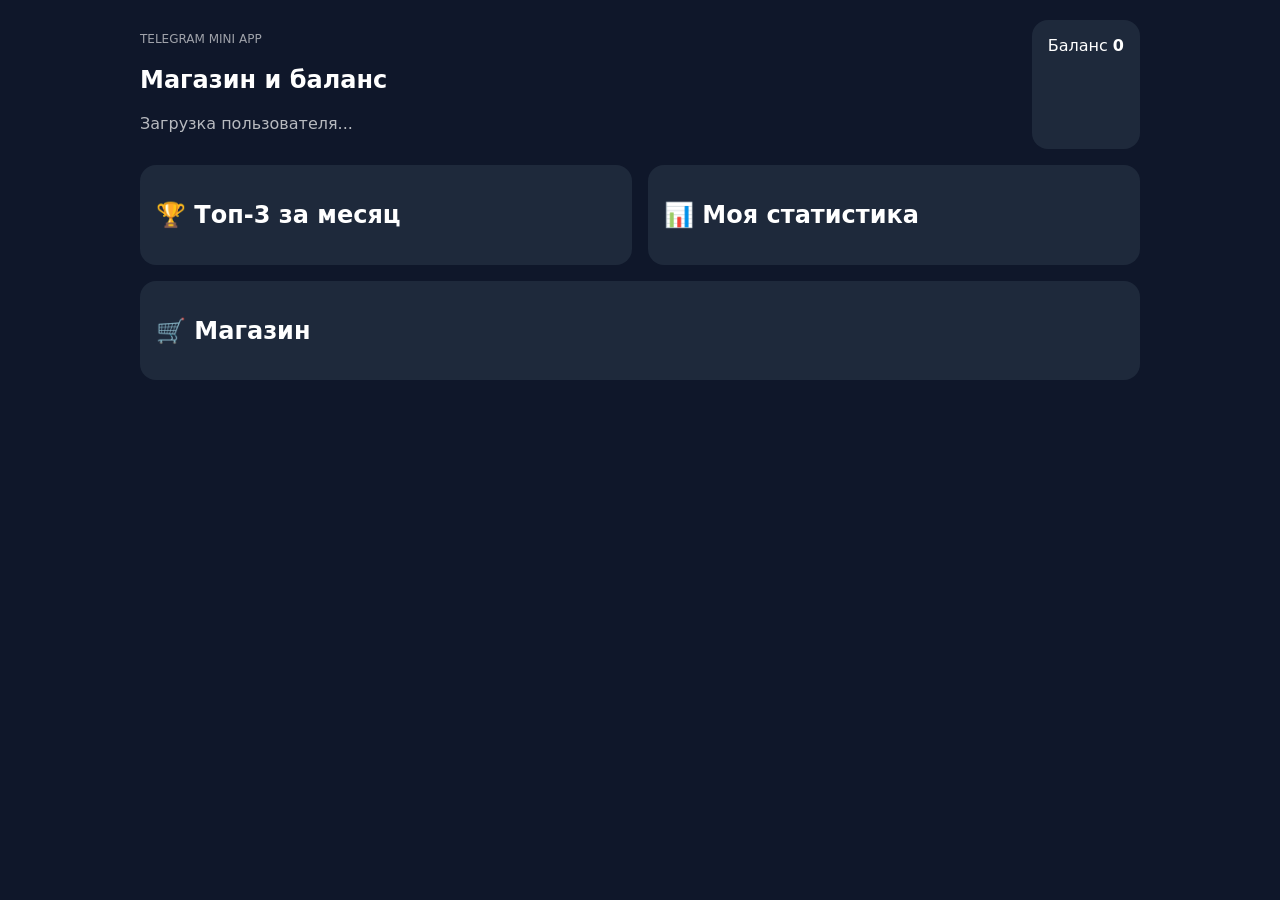
<file: webapp/index.html>
<!doctype html>
<html lang="ru">
<head>
  <meta charset="UTF-8" />
  <meta name="viewport" content="width=device-width, initial-scale=1.0" />
  <title>Balance Shop</title>
  <link rel="stylesheet" href="style.css" />
  <script src="https://telegram.org/js/telegram-web-app.js"></script>
</head>
<body>
  <main class="app">
    <section class="hero">
      <div>
        <p class="label">Telegram Mini App</p>
        <h1>Магазин и баланс</h1>
        <p id="userName" class="muted">Загрузка пользователя...</p>
      </div>
      <div class="balance-card">
        <span>Баланс</span>
        <strong id="balance">0</strong>
      </div>
    </section>

    <section class="grid">
      <article class="card">
        <h2>🏆 Топ-3 за месяц</h2>
        <div id="topMonth" class="list"></div>
      </article>

      <article class="card">
        <h2>📊 Моя статистика</h2>
        <div id="myStats" class="list"></div>
      </article>
    </section>

    <section class="card">
      <h2>🛒 Магазин</h2>
      <div id="products" class="products"></div>
    </section>

    <section class="card admin-only hidden" id="adminBlock">
      <h2>👑 Админ-статистика</h2>
      <div id="adminStats" class="list"></div>
    </section>
  </main>

  <script src="app.js"></script>
</body>
</html>
</file>
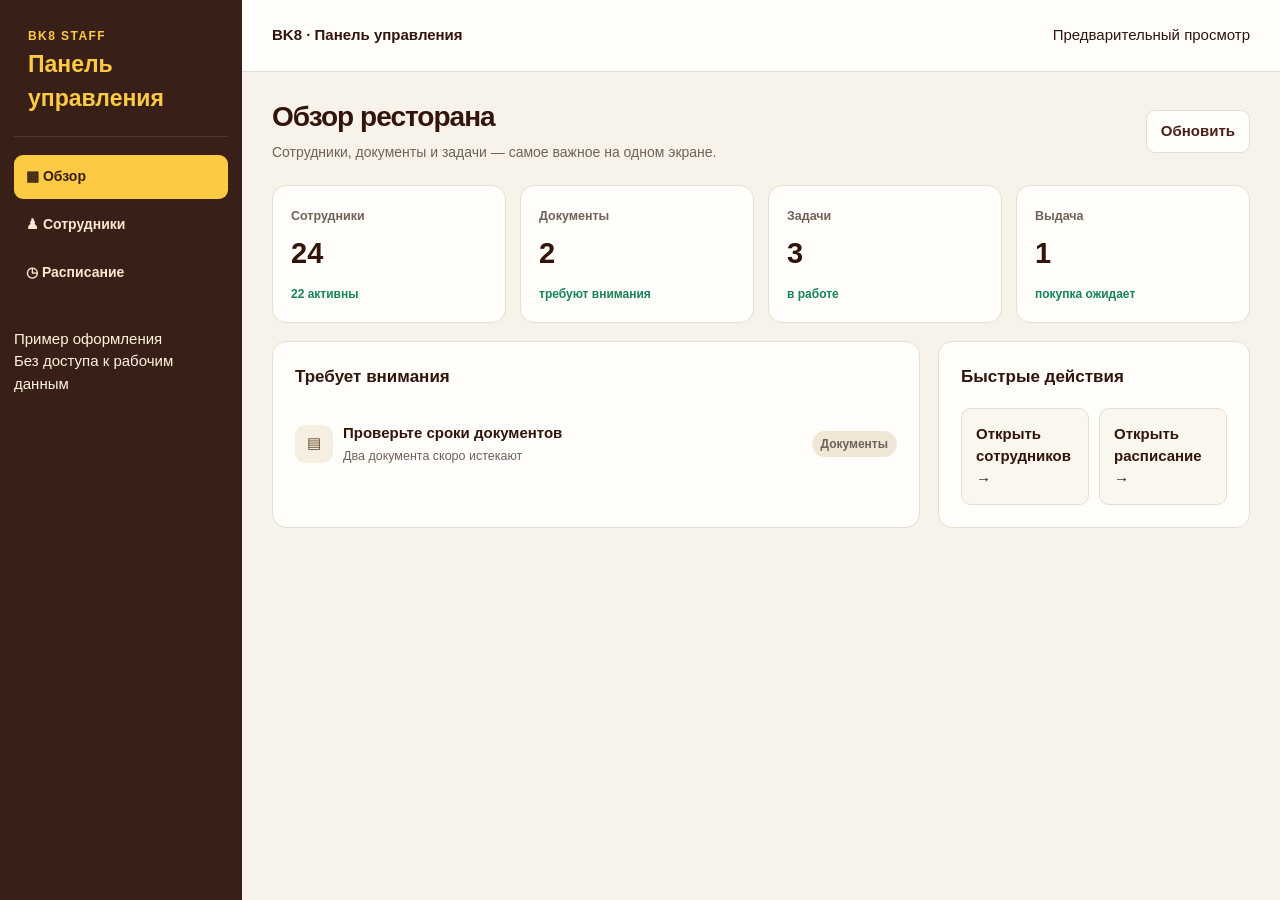
<file: docs/control/interface-preview.html>
<!doctype html><html lang="ru"><meta charset="utf-8"><meta name="viewport" content="width=device-width,initial-scale=1">
<title>BK8 — предварительный просмотр оформления</title>
<link rel="stylesheet" href="styles.css"><link rel="stylesheet" href="tasks.css"><link rel="stylesheet" href="interface.css">
<div class="app"><aside><div class="logo"><span>BK8 STAFF</span><strong>Панель управления</strong></div><nav>
<button class="nav-item active" data-view="overview">▦ Обзор</button><button class="nav-item" data-view="employees">♟ Сотрудники</button><button class="nav-item" data-view="schedule">◷ Расписание</button></nav><p>Пример оформления<br>Без доступа к рабочим данным</p></aside>
<main><header><strong>BK8 · Панель управления</strong><span>Предварительный просмотр</span></header><section class="content" id="preview"></section></main></div>
<script>
const root=document.getElementById('preview');
const views={
overview:()=>`<div class="page-head"><div><h1>Обзор ресторана</h1><p>Сотрудники, документы и задачи — самое важное на одном экране.</p></div><button class="secondary">Обновить</button></div><div class="stats">${[['Сотрудники','24','22 активны'],['Документы','2','требуют внимания'],['Задачи','3','в работе'],['Выдача','1','покупка ожидает']].map(x=>`<div class="stat"><small>${x[0]}</small><strong>${x[1]}</strong><span class="trend">${x[2]}</span></div>`).join('')}</div><div class="grid"><article class="panel"><h3>Требует внимания</h3><div class="alert"><span class="alert-icon">▤</span><div><strong>Проверьте сроки документов</strong><small>Два документа скоро истекают</small></div><span class="badge">Документы</span></div></article><article class="panel"><h3>Быстрые действия</h3><div class="quick"><button data-view="employees">Открыть сотрудников →</button><button data-view="schedule">Открыть расписание →</button></div></article></div>`,
employees:()=>`<div class="page-head"><div><h1>Сотрудники</h1><p>Найдите сотрудника и откройте его карточку.</p></div><button class="primary compact">＋ Добавить сотрудника</button></div><article class="panel"><label>Поиск по имени<input placeholder="Введите фамилию"></label><div class="live-table-wrap"><table><thead><tr><th>Сотрудник</th><th>Статус</th><th>Действие</th></tr></thead><tbody><tr><td><strong>Пример сотрудника</strong><small>Член бригады ресторана</small></td><td><span class="status green">Активен</span></td><td><button class="secondary">Открыть карточку</button></td></tr></tbody></table></div></article>`,
schedule:()=>`<div class="page-head"><div><h1>Расписание</h1><p>Выберите неделю, измените смены и сохраните результат.</p></div><button class="primary compact">Сохранить изменения</button></div><article class="panel"><label>Неделя<input type="date" value="2026-10-19"></label><div class="live-table-wrap"><table><thead><tr><th>Сотрудник</th>${['ПН','ВТ','СР','ЧТ','ПТ','СБ','ВС'].map(d=>`<th>${d}</th>`).join('')}</tr></thead><tbody><tr><td>Пример сотрудника</td>${Array.from({length:7},(_,i)=>`<td><input aria-label="Смена" value="${i<5?'09:00–18:00':'Выходной'}" style="min-width:125px"></td>`).join('')}</tr></tbody></table></div></article>`};
function render(view){root.innerHTML=views[view]();document.querySelectorAll('nav button').forEach(b=>b.classList.toggle('active',b.dataset.view===view));}
document.addEventListener('click',e=>{const b=e.target.closest('[data-view]');if(b)render(b.dataset.view);});render('overview');
</script></html>
</file>
<file: webapp/style.css>
body{font-family:system-ui,sans-serif;background:#0f172a;color:#fff;margin:0}.app{max-width:1000px;margin:auto;padding:20px}.hero{display:flex;justify-content:space-between;gap:20px}.card,.balance-card{background:#1e293b;border-radius:16px;padding:16px}.grid{display:grid;grid-template-columns:1fr 1fr;gap:16px;margin:16px 0}.products{display:grid;gap:12px}.muted{opacity:.7}.label{opacity:.6;font-size:12px;text-transform:uppercase}.hidden{display:none}
</file>
<file: docs/control/styles.css>
:root{--ink:#32140b;--brown:#4a2014;--red:#d92c1d;--gold:#ffca43;--cream:#fff8e9;--paper:#fffdf8;--line:#eadbc5;--muted:#88756a;--green:#16835d;--shadow:0 18px 50px #35170e17;font-family:Inter,"Segoe UI",sans-serif;color:var(--ink);background:#f5ecdd}*{box-sizing:border-box}body{margin:0;min-height:100vh}.hidden{display:none!important}button,select,input{font:inherit}.login{min-height:100vh;display:grid;grid-template-columns:1.15fr .85fr;background:linear-gradient(125deg,#3a180f 0 55%,#f7e8ca 55%)}.login-brand{padding:11vh 9vw;color:#fff3cf;position:relative;overflow:hidden}.login-brand:after{content:"BK8";position:absolute;font-size:25vw;font-weight:950;opacity:.035;left:2vw;bottom:-8vw}.login-brand span,.logo span{font-size:12px;font-weight:800;letter-spacing:.12em;color:var(--gold)}.login-brand h1{font-size:clamp(64px,10vw,140px);line-height:.8;margin:24px 0;letter-spacing:-.08em;color:var(--gold)}.login-brand p{font-size:20px}.login-card{align-self:center;justify-self:center;width:min(440px,80%);padding:42px;background:var(--paper);border-radius:28px;box-shadow:var(--shadow)}.eyebrow{color:var(--red);font-size:12px;font-weight:850;letter-spacing:.12em}.login-card h2{font-size:34px;margin:12px 0 6px}.muted{color:var(--muted)}label{font-weight:700;font-size:14px;display:block;margin:26px 0 8px}select,input{width:100%;border:1px solid var(--line);background:#fff;padding:14px 16px;border-radius:13px;color:var(--ink);outline:none;margin-top:8px}.password{display:flex;gap:8px}.password button{border:0;background:#f2e4cf;border-radius:12px;padding:0 14px;color:var(--brown);font-weight:700}.primary{width:100%;border:0;border-radius:13px;background:var(--red);color:#fff;padding:15px;font-weight:800;margin:24px 0 12px;cursor:pointer}.login-card small{display:block;text-align:center;color:var(--muted)}.app{display:grid;grid-template-columns:260px 1fr;min-height:100vh}aside{background:var(--brown);color:#fff5de;padding:28px 18px;display:flex;flex-direction:column;position:sticky;top:0;height:100vh}.logo{padding:0 12px 27px;border-bottom:1px solid #ffffff1c}.logo strong{display:block;font-size:27px;color:var(--gold);letter-spacing:-.04em}nav{display:grid;gap:6px;padding:25px 0;overflow:auto}.nav-item{border:0;background:transparent;color:#f8e9d0;padding:12px 14px;border-radius:12px;text-align:left;font-weight:650;cursor:pointer;display:flex;gap:11px;align-items:center}.nav-item.active,.nav-item:hover{background:#fff1d51b;color:var(--gold)}.account{margin-top:auto;border-top:1px solid #ffffff1c;padding:18px 6px 0;display:grid;grid-template-columns:36px 1fr 30px;align-items:center;gap:10px}.account strong,.account small{display:block;font-size:12px}.account small{opacity:.65;margin-top:3px}.account button{background:transparent;border:0;color:#fff;font-size:20px;cursor:pointer}.avatar{width:36px;height:36px;background:var(--gold);color:var(--ink);display:grid;place-items:center;border-radius:10px;font-weight:900}main{min-width:0;background:#f8f3ea}header{height:76px;background:#ffffffc9;backdrop-filter:blur(15px);border-bottom:1px solid var(--line);display:flex;align-items:center;justify-content:space-between;padding:0 34px;position:sticky;top:0;z-index:3}.crumb{font-weight:850;font-size:18px}.header-actions{display:flex;align-items:center;gap:12px}.restaurant-picker{display:flex;align-items:center;gap:10px;margin:0;color:var(--muted);font-size:12px}.restaurant-picker select{margin:0;width:190px;padding:10px 12px}.bell{width:38px;height:38px;border:1px solid var(--line);border-radius:12px;background:#fff;color:var(--red)}.content{padding:34px;max-width:1500px;margin:auto}.page-head{display:flex;justify-content:space-between;align-items:end;margin-bottom:26px}.page-head h1{font-size:32px;margin:0 0 6px}.page-head p{margin:0;color:var(--muted)}.secondary{border:1px solid var(--line);background:#fff;border-radius:12px;padding:11px 16px;font-weight:750;color:var(--brown);cursor:pointer}.stats{display:grid;grid-template-columns:repeat(4,1fr);gap:16px}.stat,.panel{background:var(--paper);border:1px solid var(--line);border-radius:18px;box-shadow:0 6px 20px #35170e09}.stat{padding:20px}.stat small{color:var(--muted);font-weight:700}.stat strong{font-size:31px;display:block;margin:12px 0 5px}.trend{font-size:12px;color:var(--green);font-weight:750}.grid{display:grid;grid-template-columns:1.35fr .65fr;gap:18px;margin-top:18px}.panel{padding:22px}.panel h3{margin:0 0 18px}.alert{display:flex;align-items:center;gap:12px;padding:12px 0;border-bottom:1px solid #efe4d4}.alert:last-child{border:0}.alert-icon{width:38px;height:38px;border-radius:11px;background:#ffe8df;display:grid;place-items:center}.alert div:nth-child(2){flex:1}.alert strong,.alert small{display:block}.alert small{color:var(--muted);margin-top:3px}.badge{font-size:11px;border-radius:20px;padding:5px 8px;background:#f1e7d7;color:var(--muted)}table{width:100%;border-collapse:collapse}th,td{text-align:left;padding:14px 10px;border-bottom:1px solid #eee2d1;font-size:14px}th{font-size:11px;color:var(--muted);text-transform:uppercase;letter-spacing:.05em}.status{display:inline-block;border-radius:15px;padding:5px 8px;font-size:11px;font-weight:750}.green{background:#dcf4e9;color:#137251}.orange{background:#fff0d2;color:#a45e00}.red{background:#ffe1dc;color:#b62318}.quick{display:grid;grid-template-columns:repeat(3,1fr);gap:12px}.quick button{border:1px solid var(--line);background:#fffaf0;border-radius:14px;padding:18px;text-align:left;font-weight:750;cursor:pointer;color:var(--ink)}.quick button:hover{border-color:var(--gold);transform:translateY(-1px)}.placeholder{min-height:520px;display:grid;place-items:center;text-align:center}.placeholder .symbol{font-size:54px}.mobile-menu{display:none}.toast{position:fixed;right:25px;bottom:25px;background:var(--ink);color:#fff;padding:14px 18px;border-radius:12px;opacity:0;transform:translateY(12px);transition:.2s;pointer-events:none}.toast.show{opacity:1;transform:none}@media(max-width:900px){.login{grid-template-columns:1fr;background:#f7e8ca}.login-brand{display:none}.app{grid-template-columns:78px 1fr}aside{padding:22px 9px}.logo strong{font-size:0}.logo strong:after{content:"BK8";font-size:20px}.logo span,.account div:nth-child(2),.account button{display:none}.nav-item{font-size:0;justify-content:center}.nav-item span{font-size:20px}.stats{grid-template-columns:1fr 1fr}.grid{grid-template-columns:1fr}.content{padding:22px}.restaurant-picker>label{display:none}}@media(max-width:600px){.app{display:block}aside{display:none}.stats{grid-template-columns:1fr}.quick{grid-template-columns:1fr 1fr}.restaurant-picker{font-size:0}.restaurant-picker select{width:145px}.content{padding:16px}header{padding:0 16px}.page-head{align-items:start;gap:15px}.page-head h1{font-size:26px}}
</file>
<file: docs/control/tasks.css>
.compact { width: auto; margin: 0; padding: 12px 18px; }
.login-error { min-height: 20px; color: var(--red); font-size: 13px; font-weight: 700; margin: 12px 0 -10px; }
.remember-device{display:flex;align-items:center;gap:11px;margin:18px 0 0;padding:12px;border-radius:12px;background:#f8edda;cursor:pointer}.remember-device input{width:19px;height:19px;margin:0}.remember-device span{flex:1}.remember-device strong,.remember-device small{display:block;text-align:left!important}.remember-device small{margin-top:3px}
.role-banner { margin-bottom: 20px; border-radius: 15px; padding: 14px 18px; display: flex; align-items: center; gap: 13px; }
.role-banner strong { white-space: nowrap; }
.role-banner span { font-size: 13px; }
.role-banner.super { color: #fff4d0; background: linear-gradient(100deg, #4a2014, #7b301e); border: 1px solid #9d543a; }
.role-banner.restaurant { color: #254f3d; background: #e5f4ec; border: 1px solid #c3e4d4; }
.employee-tools { display: flex; align-items: center; gap: 18px; padding-bottom: 18px; border-bottom: 1px solid var(--line); }
.employee-tools input { margin: 0; max-width: 440px; }
.employee-tools span { color: var(--muted); font-size: 13px; white-space: nowrap; }
.employee-live-list { display: grid; }
.employee-live-card { display: grid; grid-template-columns: 42px minmax(180px, 1fr) auto auto; gap: 14px; align-items: center; padding: 15px 2px; border-bottom: 1px solid #eee2d1; }
.employee-live-card:last-child { border: 0; }
.employee-live-card .avatar { width: 42px; height: 42px; }
.employee-live-card strong, .employee-live-card span { display: block; }
.employee-live-card div:nth-child(2) span { color: var(--muted); font-size: 13px; margin-top: 4px; }
.empty-live { padding: 42px; text-align: center; color: var(--muted); }
@media (max-width: 700px) { .employee-live-card { grid-template-columns: 42px 1fr auto; } .employee-live-card > .secondary { display: none; } }
.live-section { overflow: hidden; }
.live-section > h3 { margin-top: 26px; }
.section-summary { padding: 4px 0 20px; color: var(--muted); }
.section-summary strong { color: var(--ink); }
.live-table-wrap { width: 100%; overflow: auto; }
.live-table-wrap td small { display: block; color: var(--muted); margin-top: 4px; }
.live-table-wrap code { color: var(--brown); background: #f4e9d8; padding: 4px 7px; border-radius: 6px; }
.score-live { color: var(--green); font-size: 18px; font-weight: 900; }
.mini-stats { grid-template-columns: repeat(3, 1fr); margin-bottom: 26px; }
.schedule-preview { white-space: pre-wrap; max-height: 560px; overflow: auto; background: #3a180f; color: #fff3cf; padding: 18px; border-radius: 14px; font-size: 12px; }
.editor-dialog { width: min(520px, calc(100% - 28px)); border: 1px solid var(--line); border-radius: 22px; padding: 25px; color: var(--ink); background: var(--paper); box-shadow: 0 30px 90px #2b100b55; }
.editor-dialog::backdrop { background: #2c120b99; backdrop-filter: blur(3px); }
.editor-dialog label { margin: 14px 0 5px; }
.editor-dialog .primary { margin-bottom: 0; }
@media(max-width:600px){.app{padding-bottom:76px}.app>aside{display:block;position:fixed;z-index:20;left:8px;right:8px;bottom:8px;top:auto;width:auto;height:62px;padding:6px;border-radius:18px;box-shadow:0 14px 45px #2b100b55}.app>aside .logo,.app>aside .account{display:none}.app>aside nav{display:flex;align-items:center;gap:4px;padding:0;overflow-x:auto;height:100%}.app>aside .nav-item{display:flex;flex:0 0 54px;height:48px;padding:5px 4px;font-size:10px;line-height:1;flex-direction:column;justify-content:center;gap:3px;text-align:center}.app>aside .nav-item span{font-size:17px}.content{padding-bottom:24px}}
.schedule-toolbar { display: flex; justify-content: space-between; align-items: end; gap: 16px; margin-bottom: 16px; }
.schedule-topline,.schedule-access{display:flex;justify-content:space-between;align-items:center;gap:15px;margin-bottom:14px}.week-switcher,.schedule-main-actions,.schedule-access>div:last-child{display:flex;align-items:center;gap:8px;flex-wrap:wrap}.week-switcher label{margin:0}.week-switcher input{margin:5px 0 0}.coverage-strip{display:grid;grid-template-columns:repeat(7,1fr);gap:7px;margin:15px 0}.coverage-strip>div{padding:11px;border:1px solid var(--line);border-radius:12px;background:#fffaf0}.coverage-strip strong,.coverage-strip span,.coverage-strip small{display:block}.coverage-strip span{font-size:12px;margin-top:5px}.coverage-strip small{font-size:11px;color:var(--muted);margin-top:2px}.schedule-table-wrap{max-height:68vh;border:1px solid var(--line);border-radius:13px}.schedule-grid thead{position:sticky;top:0;z-index:3;background:#f8ecd8}.schedule-grid th:first-child,.schedule-grid td:first-child{position:sticky;left:0;z-index:2;background:var(--paper);box-shadow:5px 0 9px #32140b0b}.schedule-grid th:first-child{z-index:4;background:#f8ecd8}.schedule-grid tr:nth-child(even) td{background:#fffaf1}.schedule-grid tr:nth-child(even) td:first-child{background:#fffaf1}.schedule-grid input.day-off-cell{background:#fff0e8;border-color:#efb59e;color:#a52a18;font-weight:750}
.schedule-toolbar label { margin: 0; }
.schedule-toolbar input { margin: 6px 0 0; }
.schedule-toolbar > div { display: flex; gap: 8px; flex-wrap: wrap; }
.schedule-grid { min-width: 1250px; }
.schedule-grid input { min-width: 120px; margin: 0; padding: 9px; font-size: 12px; }
.schedule-grid td:first-child { min-width: 210px; }
.notification-grid { display: grid; grid-template-columns: repeat(3, 1fr); gap: 14px; }
.notification-card { border: 1px solid var(--line); border-radius: 15px; padding: 17px; background: #fffaf0; }
.notification-card > div strong, .notification-card > div small { display: block; }
.notification-card > div small { color: var(--muted); margin-top: 4px; }
.notification-card label { margin: 15px 0 5px; }
.inline-switch { display: flex !important; align-items: center; gap: 8px; }
.inline-switch input { width: 18px; height: 18px; margin: 0; }
.notification-guide{display:flex;gap:12px;align-items:center;margin-bottom:18px;padding:15px 17px;border-radius:14px;background:#e5f4ec;color:#254f3d}.notification-guide span{font-size:13px}.notification-title{display:flex;align-items:flex-start;justify-content:space-between;gap:12px}.notification-title>div{flex:1}.notification-card .primary{margin:18px 0 8px}.notification-saved{min-height:16px;color:var(--green)}
.settings-live { display: grid; grid-template-columns: 1fr 1fr; gap: 20px; }
.settings-live article { border: 1px solid var(--line); border-radius: 15px; padding: 20px; }
@media(max-width:900px){.notification-grid,.settings-live{grid-template-columns:1fr}.schedule-toolbar,.schedule-topline,.schedule-access{align-items:stretch;flex-direction:column}.coverage-strip{grid-template-columns:repeat(4,1fr)}}
.manager-actions { display: flex; align-items: end; gap: 10px; margin-bottom: 20px; }
.row-actions { display: flex; gap: 7px; flex-wrap: wrap; }
.balance-number,.coin-number{font-size:20px;font-weight:900}.balance-number{color:var(--red)}.coin-number{color:#a76500}.amount-plus{color:var(--green)}.amount-minus{color:var(--red)}.balance-current{margin:18px 0 2px;padding:15px;border-radius:13px;background:#f7ecd9;display:flex;justify-content:space-between;align-items:center}.balance-current span{color:var(--muted)}
.field-with-action{display:flex;gap:8px}.field-with-action input{margin-top:8px}.field-with-action button{margin-top:8px;white-space:nowrap}.dialog-actions{display:flex;gap:10px;align-items:center;margin-top:22px}.dialog-actions .primary{margin:0}.danger-action{color:var(--red);border-color:#efb6ac}
.manager-actions select { margin: 0; max-width: 420px; }
.task-layout { display: grid; grid-template-columns: minmax(0, 1.4fr) minmax(340px, .6fr); gap: 18px; align-items: start; }
.task-list { padding: 0; overflow: hidden; }
.section-toolbar { padding: 16px 18px; border-bottom: 1px solid var(--line); display: flex; justify-content: space-between; align-items: center; gap: 12px; }
.section-toolbar select { width: 210px; margin: 0; padding: 10px; }
.tabs { display: flex; gap: 5px; flex-wrap: wrap; }
.tabs button { border: 0; background: transparent; border-radius: 10px; padding: 9px 11px; color: var(--muted); font-weight: 750; cursor: pointer; }
.tabs button.active { background: #f3e7d3; color: var(--ink); }
.tabs b { font-size: 11px; background: #fff; border-radius: 12px; padding: 2px 6px; margin-left: 4px; }
.task-row { display: grid; grid-template-columns: 34px 1fr 34px; gap: 13px; padding: 19px; border-bottom: 1px solid #eee2d1; align-items: start; }
.task-row:last-child { border: 0; }
.task-check { width: 27px; height: 27px; border: 2px solid #d8c4a8; border-radius: 8px; background: #fff; color: #fff; font-weight: 900; }
.task-check.checked { background: var(--green); border-color: var(--green); }
.task-title { font-weight: 800; display: flex; align-items: center; gap: 8px; }
.task-meta { display: flex; gap: 17px; color: var(--muted); font-size: 12px; margin: 8px 0 12px; flex-wrap: wrap; }
.task-main small { color: var(--muted); }
.progress { height: 5px; background: #eee4d6; border-radius: 6px; margin: 0 0 6px; }
.progress i { display: block; height: 100%; background: var(--gold); border-radius: 6px; }
.dots { border: 0; background: transparent; color: var(--muted); font-weight: 900; }
.task-row-actions{display:flex;gap:2px}.task-row-actions .dots{font-size:18px;cursor:pointer}
.section-heading{display:flex;align-items:center;justify-content:space-between;gap:12px;margin:24px 0 8px}.section-heading h3{margin:0!important}
.dialog-error{display:none;margin-top:16px;padding:12px 14px;border-radius:12px;background:#ffe5df;color:#a7281c;font-size:13px;font-weight:700;white-space:pre-wrap;overflow-wrap:anywhere}.dialog-error:not(:empty){display:block}
.compose { padding: 23px; position: sticky; top: 94px; height: auto; color: var(--ink); }
.compose-head { display: flex; align-items: start; justify-content: space-between; }
.compose-head h2 { margin: 7px 0; }
.compose-head > button { border: 0; background: #f3e7d3; width: 32px; height: 32px; border-radius: 9px; font-size: 20px; }
.compose label { margin: 18px 0 7px; }
.field-help{display:block;color:var(--muted);font-weight:500;margin-top:6px}.compose select[multiple]{min-height:150px;padding:7px}.compose select[multiple] option{padding:8px;border-radius:7px}
.compose textarea { width: 100%; min-height: 92px; resize: vertical; border: 1px solid var(--line); background: #fff; padding: 14px 16px; border-radius: 13px; color: var(--ink); outline: none; margin-top: 8px; font: inherit; }
.chat-note { font-size: 12px; color: var(--green); background: #e4f5ed; padding: 9px 11px; border-radius: 9px; margin-top: 9px; }
.form-pair { display: grid; grid-template-columns: 1fr 1fr; gap: 10px; }
.switch-row { display: flex !important; align-items: center; justify-content: space-between; background: #f8edda; padding: 12px; border-radius: 12px; }
.switch-row span strong, .switch-row span small { display: block; }
.switch-row span small { color: var(--muted); font-weight: 400; margin-top: 3px; }
.switch-row input { width: 20px; height: 20px; margin: 0; }
.compose .primary { margin-bottom: 0; }
@media (max-width: 1050px) {
  .task-layout { grid-template-columns: 1fr; }
  .compose { position: fixed; z-index: 8; right: 16px; top: 16px; bottom: 16px; width: min(430px, calc(100% - 32px)); overflow: auto; transform: translateX(110%); transition: .25s; box-shadow: 0 20px 70px #2b100b44; }
  .compose.visible { transform: none; }
}
@media (max-width: 700px) {
  .section-toolbar { align-items: stretch; flex-direction: column; }
  .section-toolbar select { width: 100%; }
  .task-meta { display: grid; gap: 4px; }
  .page-head .compact { font-size: 0; }
  .page-head .compact::after { content: '＋'; font-size: 20px; }
}
</file>
<file: docs/control/interface.css>
/* Shared admin interface: layout, controls and responsive navigation. */
:root {--muted:#716258;--line:#e6ded3;--paper:#fffefa;background:#f7f5f0}
body {font-size:15px;line-height:1.5}
[hidden] {display:none!important}
button,a,input,select,textarea {touch-action:manipulation}
button {transition:background .15s,border-color .15s;min-height:42px}
button:focus-visible,a:focus-visible {outline:3px solid #bd7b13;outline-offset:3px}
input:focus,select:focus,textarea:focus {border-color:#aa701e;box-shadow:0 0 0 3px #ffca4333}
button:disabled {opacity:.55;cursor:wait;transform:none!important}
.app {grid-template-columns:242px minmax(0,1fr)}
.app>main {min-width:0}
aside {padding:24px 14px;background:#382018}
.logo {padding:0 14px 20px}.logo strong {font-size:23px;letter-spacing:0}
nav {gap:4px;padding:18px 0}.nav-item {padding:10px 12px;font-size:14px;border-radius:9px;min-height:44px}
.nav-item span {width:23px;text-align:center;flex-shrink:0}
.nav-item.active {background:#ffca43;color:#352016;font-weight:800}
.nav-item:not(.active):hover {background:#ffffff12}
.account {padding-top:16px;font-size:12px}.account small {line-height:1.4}
header {height:72px;background:#fffefa;border-bottom:1px solid var(--line);padding:0 30px;gap:12px}
.crumb {font-size:16px;font-weight:750}.header-actions {gap:10px}
.restaurant-picker {margin:0;font-size:12px}.restaurant-picker select {max-width:180px}
.content {padding:28px 30px 64px;max-width:1540px}
.page-head {align-items:center;gap:18px;margin-bottom:22px;flex-wrap:wrap}
.page-head h1 {font-size:28px;line-height:1.2;letter-spacing:-.035em;margin-bottom:8px}
.page-head p {font-size:14px;max-width:65ch}
.panel,.stat {border-radius:14px;box-shadow:none}.panel {padding:22px}
.panel h3 {font-size:17px}.stats {gap:14px}.stat {padding:18px}.stat strong {font-size:29px;margin:6px 0}
.grid {gap:18px}.alert {gap:10px;padding:14px 0}.alert-icon {background:#f6eee1;color:#61472a}
.primary {background:#4a281c;border:1px solid #4a281c;border-radius:9px;padding:11px 18px;box-shadow:none}
.primary:hover {background:#643b29}.primary.compact,.page-head .primary {width:auto;margin:0}
.secondary {border-radius:9px;padding:9px 14px;background:#fffefa}
.secondary:hover {background:#fff3d7;border-color:#c2aa81}
.quick {grid-template-columns:repeat(2,minmax(0,1fr));gap:10px}
.quick button {padding:14px;border-radius:10px;background:#faf7ef;transform:none!important}
label {margin:18px 0 7px;font-size:13px}
input,select,textarea {font:inherit;border:1px solid var(--line);border-radius:9px;padding:11px 12px;background:#fff;max-width:100%;line-height:1.4}
textarea {min-height:92px;resize:vertical;width:100%}
input[type=checkbox],input[type=radio] {width:20px;height:20px;accent-color:#6b441d}
.section-toolbar,.employee-tools {gap:12px;flex-wrap:wrap}
.live-table-wrap {overflow:auto;max-width:100%;border:1px solid var(--line);border-radius:10px}
th {background:#f7f3eb;font-size:11px;letter-spacing:.04em;white-space:nowrap;color:#6e5b4e}
td {font-size:14px;padding:13px 12px;vertical-align:middle}tbody tr:hover {background:#fff9eb}
td small {display:block;color:var(--muted);margin-top:3px}
.row-actions {display:flex;gap:8px;flex-wrap:wrap}.danger-action {color:#ac271d;border-color:#e4b9b3}
.status,.badge {font-size:12px;font-weight:650;padding:4px 9px}
.editor-dialog {width:min(620px,calc(100vw - 28px));max-height:calc(100dvh - 32px);overflow:auto;border:1px solid var(--line);border-radius:16px;padding:24px;box-shadow:0 24px 80px #24120833}
dialog::backdrop {background:#26180f66;backdrop-filter:blur(2px)}
.compose-head {gap:16px;align-items:flex-start}.compose-head h2 {font-size:22px;margin:4px 0}
.login-card {border-radius:18px;box-shadow:0 16px 50px #35170e0c}.login-card h2 {font-size:29px}
.login-brand h1 {letter-spacing:-.05em}.login-error {color:#a52b20;overflow-wrap:anywhere}
.toast {z-index:1000;max-width:min(580px,calc(100vw - 32px));white-space:pre-wrap;overflow-wrap:anywhere;font-size:14px}
.help-dialog h2 {margin-top:0}.help-dialog li {margin-bottom:12px}.help-dialog p {color:var(--muted)}
@media(max-width:1050px) and (min-width:601px) {
  .app {grid-template-columns:205px minmax(0,1fr)}
  .nav-item {font-size:13px;justify-content:flex-start}.nav-item span {font-size:18px}
  .logo strong {font-size:23px}.logo strong:after {content:none}.logo span {display:block}
  .account div:nth-child(2),.account button {display:block}
  .content {padding:22px 20px 48px}.grid {grid-template-columns:1fr}
}
@media(max-width:600px) {
  .app {display:block}header {padding:0 14px;height:64px}.content {padding:20px 14px 48px}
  .page-head h1 {font-size:25px}.page-head {align-items:flex-start;gap:14px}
  .page-head .compact {font-size:14px}.page-head .compact::after {content:none}
  .page-head>.primary,.page-head>.secondary {width:100%}
  .panel {padding:16px}.stats {grid-template-columns:repeat(2,minmax(0,1fr));gap:10px}
  .stat {padding:13px}.stat strong {font-size:25px}.quick {grid-template-columns:1fr}
  .restaurant-picker {display:none!important}.header-actions {gap:6px}
  .editor-dialog {padding:18px}.section-toolbar>* {max-width:100%}
  .app.menu-open aside {width:min(290px,85vw);top:64px;box-shadow:10px 0 40px #20100844}
  .toast {left:16px;right:16px;bottom:16px}
}
@media(prefers-reduced-motion:reduce) {* {scroll-behavior:auto!important;transition:none!important}}
</file>
